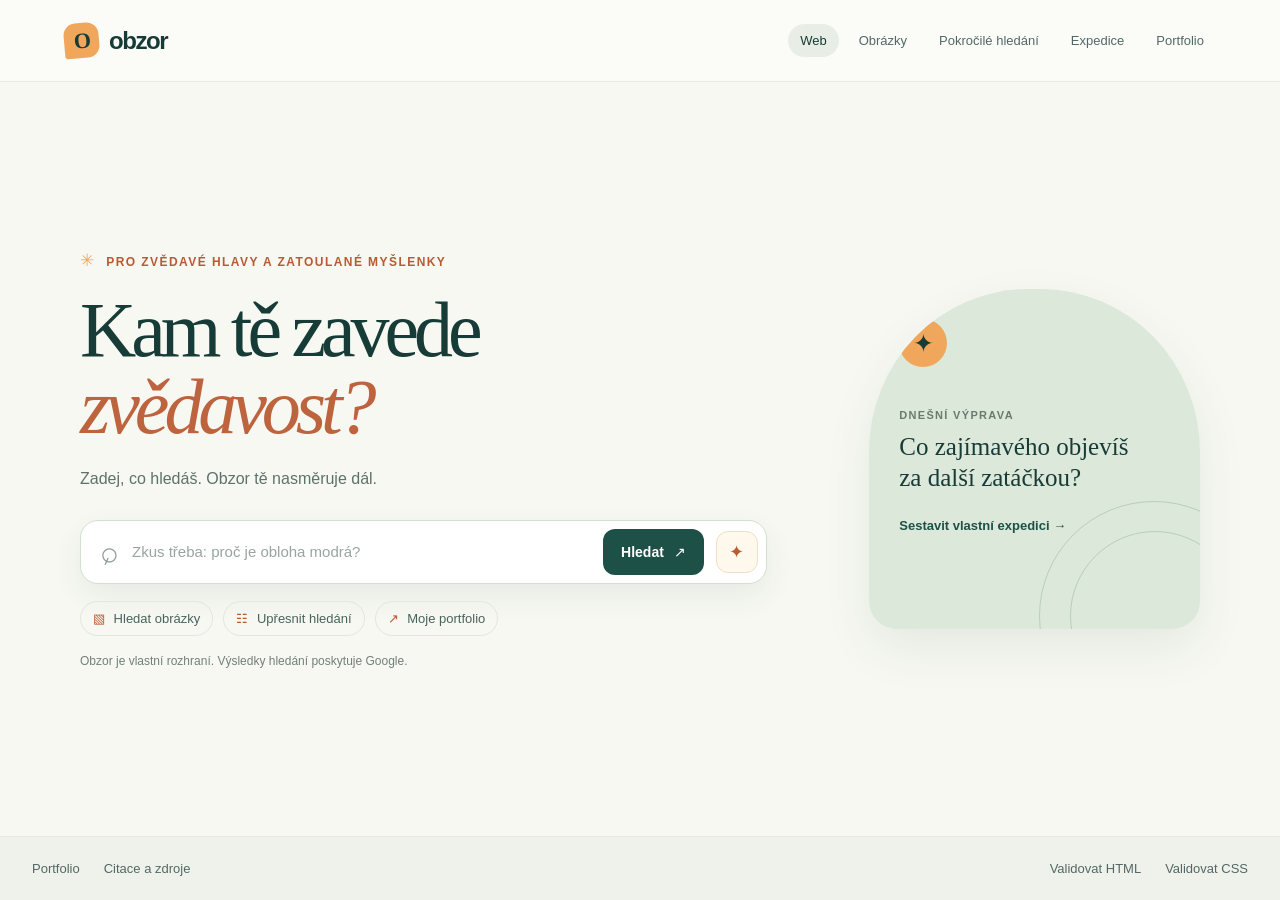
<file: index.html>
<!doctype html>
<html lang="cs">
<head>
  <meta charset="utf-8">
  <meta name="viewport" content="width=device-width, initial-scale=1">
  <meta name="description" content="Obzor je originální rozhraní pro objevování webu.">
  <title>Obzor – hledej svůj směr</title>
  <link rel="stylesheet" href="style.css">
</head>
<body class="search-site">
  <header class="site-header">
    <a class="brand" href="index.html" aria-label="Obzor – hlavní stránka">
      <span class="brand-mark" aria-hidden="true">O</span>
      <span>obzor</span>
    </a>
    <nav class="main-nav" aria-label="Hlavní navigace">
      <a href="index.html" aria-current="page">Web</a>
      <a href="images.html">Obrázky</a>
      <a href="advanced.html">Pokročilé hledání</a>
      <a href="formular.html">Expedice</a>
      <a href="https://petrkostka-idontknow.github.io/portfolio/" target="_blank" rel="noopener noreferrer">Portfolio</a>
    </nav>
  </header>

  <main class="obzor-home">
    <section class="obzor-hero" aria-labelledby="page-title">
      <p class="hero-kicker"><span aria-hidden="true">✳</span> Pro zvědavé hlavy a zatoulané myšlenky</p>
      <h1 id="page-title">Kam tě zavede<br><span>zvědavost?</span></h1>
      <p class="hero-copy">Zadej, co hledáš. Obzor tě nasměruje dál.</p>
      <form class="obzor-search" id="web-search" action="https://www.google.com/search" method="get" role="search">
        <label class="visually-hidden" for="search-query">Co chceš najít?</label>
        <span class="obzor-search-icon" aria-hidden="true">⌕</span>
        <input id="search-query" type="search" name="q" placeholder="Zkus třeba: proč je obloha modrá?" autocomplete="off" required>
        <button type="submit" class="search-submit">Hledat <span aria-hidden="true">↗</span></button>
        <button type="submit" class="lucky-submit" name="btnI" value="I'm Feeling Lucky" aria-label="Překvapit mě prvním výsledkem">✦</button>
      </form>
      <div class="quick-links">
        <a href="images.html"><span aria-hidden="true">▧</span> Hledat obrázky</a>
        <a href="advanced.html"><span aria-hidden="true">☷</span> Upřesnit hledání</a>
        <a href="https://petrkostka-idontknow.github.io/portfolio/" target="_blank" rel="noopener noreferrer"><span aria-hidden="true">↗</span> Moje portfolio</a>
      </div>
      <p class="search-note">Obzor je vlastní rozhraní. Výsledky hledání poskytuje Google.</p>
    </section>

    <aside class="curiosity-card" aria-label="Malá inspirace">
      <span class="card-spark" aria-hidden="true">✦</span>
      <p class="card-label">Dnešní výprava</p>
      <p class="card-question">Co zajímavého objevíš za další zatáčkou?</p>
      <a href="formular.html">Sestavit vlastní expedici <span aria-hidden="true">→</span></a>
      <span class="card-orbit orbit-one" aria-hidden="true"></span>
      <span class="card-orbit orbit-two" aria-hidden="true"></span>
    </aside>
  </main>

  <footer class="site-footer">
    <div class="footer-links">
      <a href="https://petrkostka-idontknow.github.io/portfolio/" target="_blank" rel="noopener noreferrer">Portfolio</a>
      <a href="https://github.com/PetrKostka-Idontknow/googlesearch/blob/main/citace.md">Citace a zdroje</a>
    </div>
    <nav class="validator-links" aria-label="Validace stránky">
      <a href="https://validator.w3.org/nu/?doc=https%3A%2F%2Fraw.githubusercontent.com%2FPetrKostka-Idontknow%2Fgooglesearch%2Fmain%2Findex.html">Validovat HTML</a>
      <a href="https://jigsaw.w3.org/css-validator/validator?uri=https%3A%2F%2Fraw.githubusercontent.com%2FPetrKostka-Idontknow%2Fgooglesearch%2Fmain%2Fstyle.css">Validovat CSS</a>
    </nav>
  </footer>
</body>
</html>
</file>
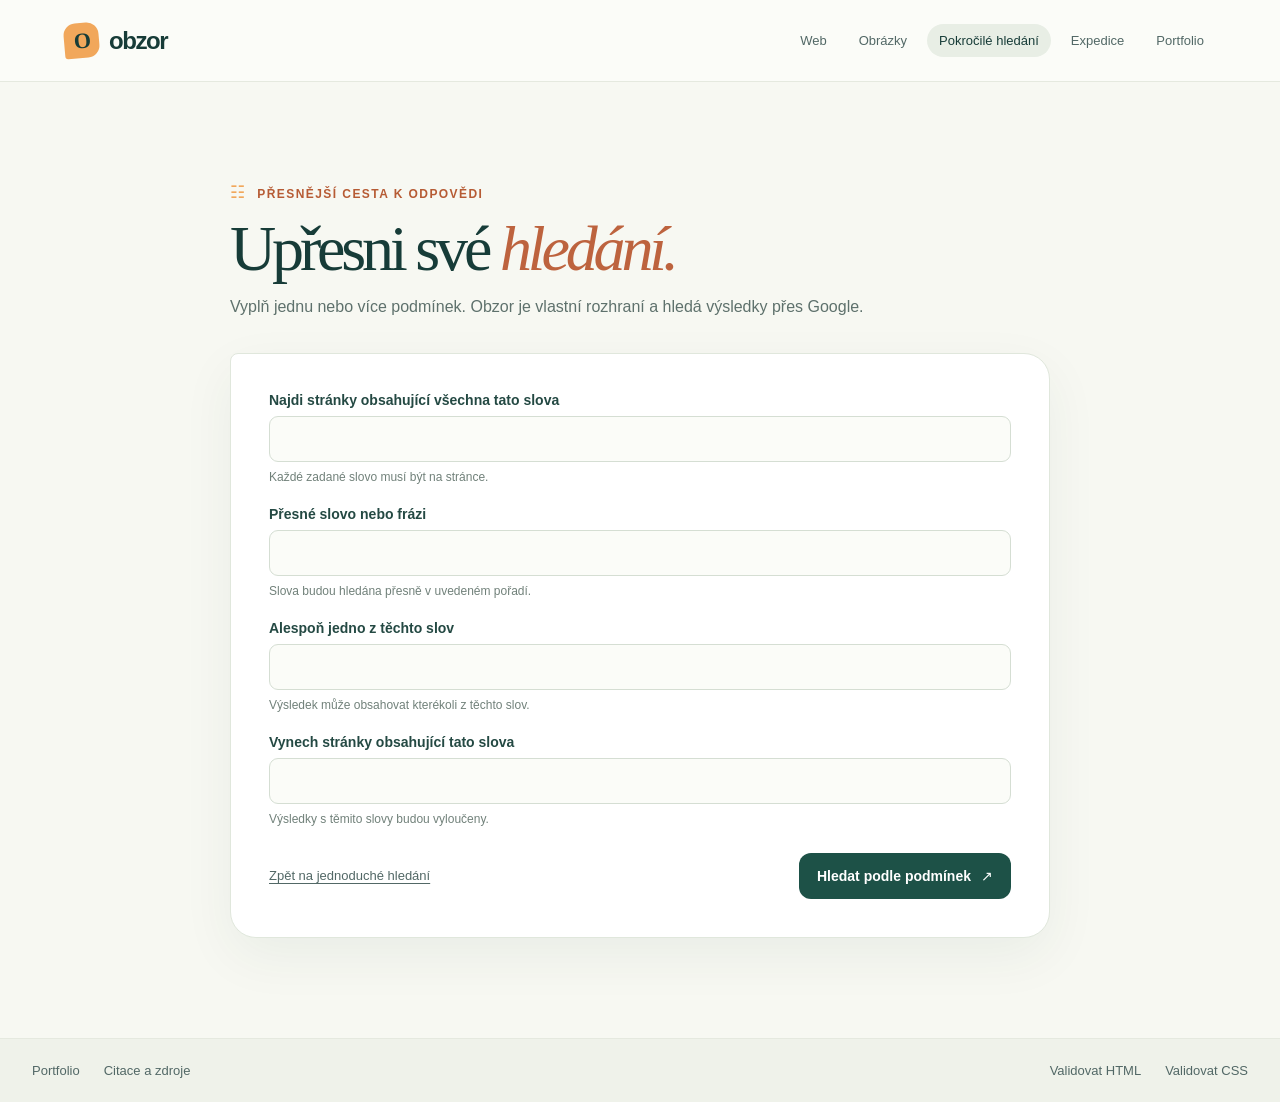
<file: advanced.html>
<!doctype html>
<html lang="cs">
<head>
  <meta charset="utf-8">
  <meta name="viewport" content="width=device-width, initial-scale=1">
  <meta name="description" content="Upřesni dotaz ve vyhledávači Obzor pomocí pokročilého hledání.">
  <title>Pokročilé hledání – Obzor</title>
  <link rel="stylesheet" href="style.css">
</head>
<body class="search-site">
  <header class="site-header">
    <a class="brand" href="index.html" aria-label="Obzor – hlavní stránka">
      <span class="brand-mark" aria-hidden="true">O</span><span>obzor</span>
    </a>
    <nav class="main-nav" aria-label="Hlavní navigace">
      <a href="index.html">Web</a>
      <a href="images.html">Obrázky</a>
      <a href="advanced.html" aria-current="page">Pokročilé hledání</a>
      <a href="formular.html">Expedice</a>
      <a href="https://petrkostka-idontknow.github.io/portfolio/" target="_blank" rel="noopener noreferrer">Portfolio</a>
    </nav>
  </header>

  <main class="search-subpage advanced-page">
    <section class="advanced-intro">
      <p class="hero-kicker"><span aria-hidden="true">☷</span> Přesnější cesta k odpovědi</p>
      <h1>Upřesni své <span>hledání.</span></h1>
      <p class="subpage-copy">Vyplň jednu nebo více podmínek. Obzor je vlastní rozhraní a hledá výsledky přes Google.</p>
    </section>

    <form class="advanced-form" action="https://www.google.com/search" method="get">
      <div class="advanced-field">
        <label for="all-words">Najdi stránky obsahující všechna tato slova</label>
        <input id="all-words" type="text" name="as_q" autocomplete="off">
        <small>Každé zadané slovo musí být na stránce.</small>
      </div>
      <div class="advanced-field">
        <label for="exact-phrase">Přesné slovo nebo frázi</label>
        <input id="exact-phrase" type="text" name="as_epq" autocomplete="off">
        <small>Slova budou hledána přesně v uvedeném pořadí.</small>
      </div>
      <div class="advanced-field">
        <label for="any-words">Alespoň jedno z těchto slov</label>
        <input id="any-words" type="text" name="as_oq" autocomplete="off">
        <small>Výsledek může obsahovat kterékoli z těchto slov.</small>
      </div>
      <div class="advanced-field">
        <label for="exclude-words">Vynech stránky obsahující tato slova</label>
        <input id="exclude-words" type="text" name="as_eq" autocomplete="off">
        <small>Výsledky s těmito slovy budou vyloučeny.</small>
      </div>
      <div class="advanced-actions">
        <a href="index.html">Zpět na jednoduché hledání</a>
        <button type="submit">Hledat podle podmínek <span aria-hidden="true">↗</span></button>
      </div>
    </form>
  </main>

  <footer class="site-footer">
    <div class="footer-links">
      <a href="https://petrkostka-idontknow.github.io/portfolio/" target="_blank" rel="noopener noreferrer">Portfolio</a>
      <a href="https://github.com/PetrKostka-Idontknow/googlesearch/blob/main/citace.md">Citace a zdroje</a>
    </div>
    <nav class="validator-links" aria-label="Validace stránky">
      <a href="https://validator.w3.org/nu/?doc=https%3A%2F%2Fraw.githubusercontent.com%2FPetrKostka-Idontknow%2Fgooglesearch%2Fmain%2Fadvanced.html">Validovat HTML</a>
      <a href="https://jigsaw.w3.org/css-validator/validator?uri=https%3A%2F%2Fraw.githubusercontent.com%2FPetrKostka-Idontknow%2Fgooglesearch%2Fmain%2Fstyle.css">Validovat CSS</a>
    </nav>
  </footer>
</body>
</html>
</file>
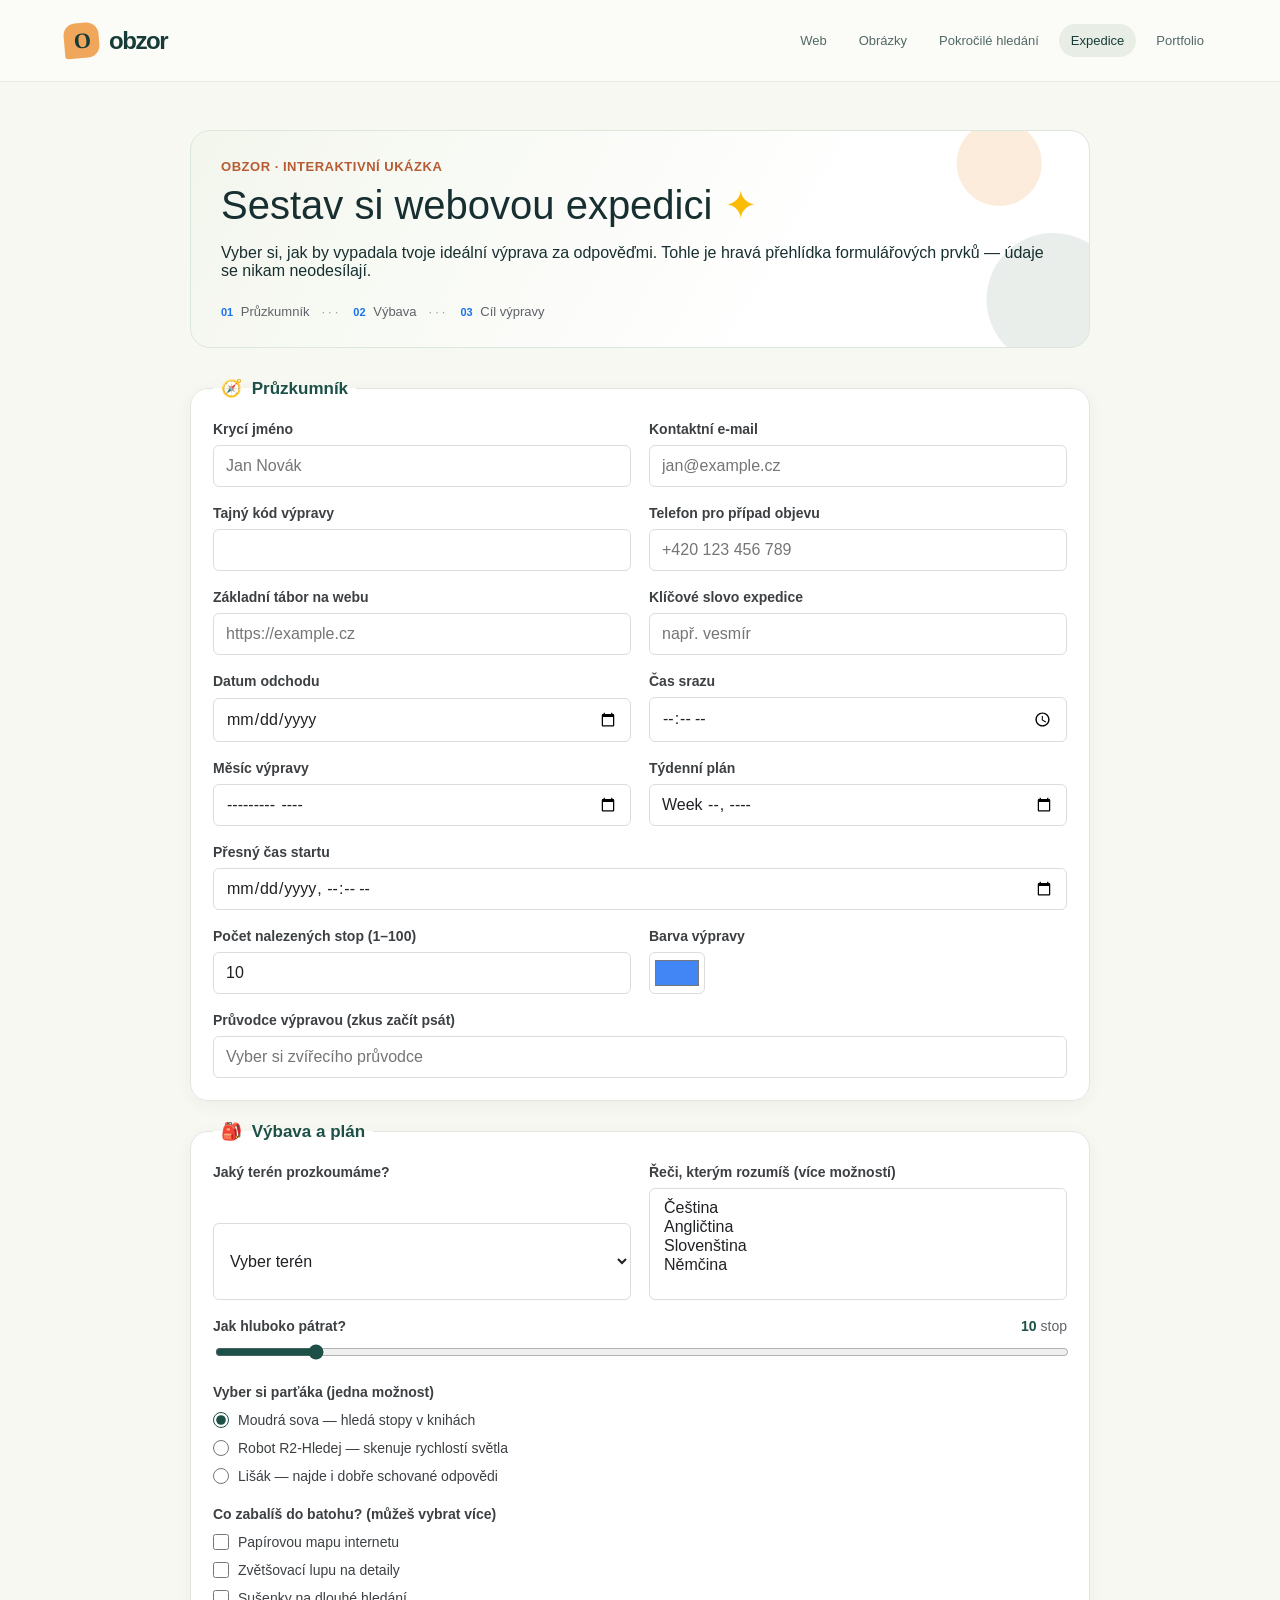
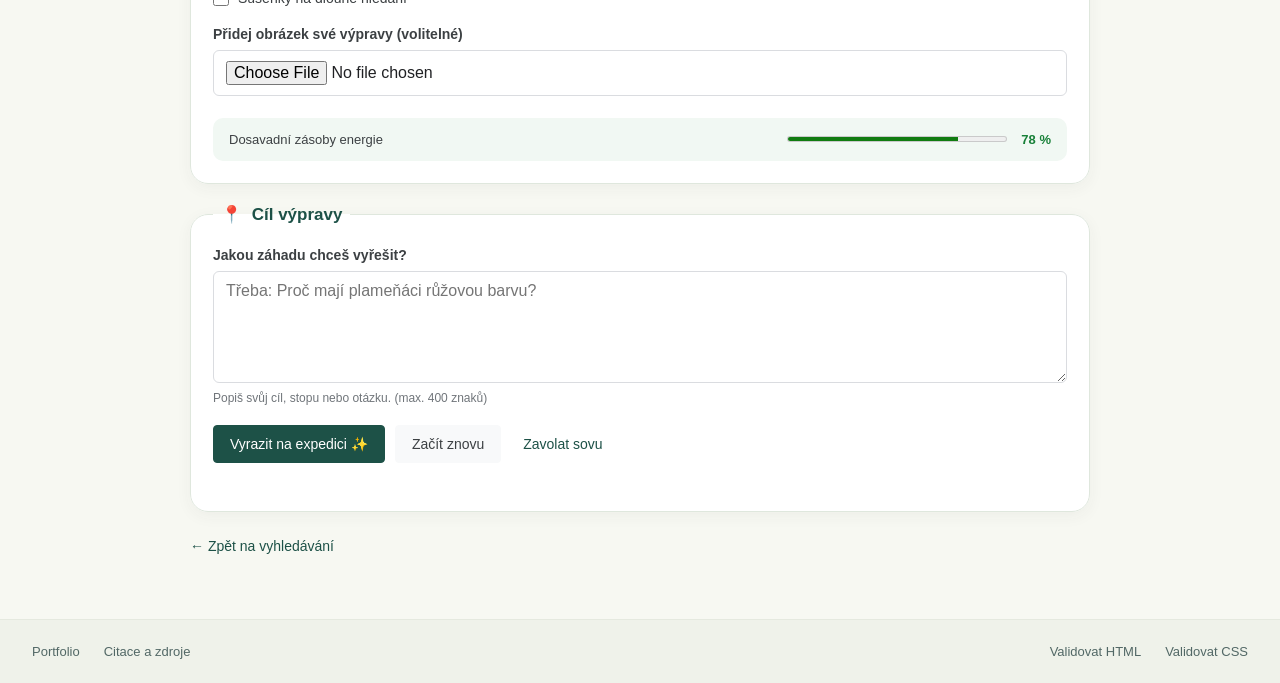
<file: formular.html>
<!doctype html>
<html lang="cs">
<head>
  <meta charset="utf-8">
  <meta name="viewport" content="width=device-width, initial-scale=1">
  <meta name="description" content="Ukázka různých HTML formulářových prvků v projektu Obzor.">
  <title>Webová expedice – Obzor</title>
  <link rel="stylesheet" href="style.css">
</head>
<body class="search-site">
  <header class="site-header">
    <a class="brand" href="index.html" aria-label="Obzor – hlavní stránka">
      <span class="brand-mark" aria-hidden="true">O</span><span>obzor</span>
    </a>
    <nav class="main-nav" aria-label="Hlavní navigace">
      <a href="index.html">Web</a>
      <a href="images.html">Obrázky</a>
      <a href="advanced.html">Pokročilé hledání</a>
      <a href="formular.html" aria-current="page">Expedice</a>
      <a href="https://petrkostka-idontknow.github.io/portfolio/" target="_blank" rel="noopener noreferrer">Portfolio</a>
    </nav>
  </header>

  <main class="form-page">
    <div class="page-heading">
      <p class="eyebrow">Obzor · interaktivní ukázka</p>
      <h1>Sestav si webovou expedici <span aria-hidden="true">✦</span></h1>
      <p>Vyber si, jak by vypadala tvoje ideální výprava za odpověďmi. Tohle je hravá přehlídka formulářových prvků — údaje se nikam neodesílají.</p>
      <div class="expedition-route" role="group" aria-label="Tři kroky expedice">
        <span><b>01</b> Průzkumník</span>
        <span aria-hidden="true">···</span>
        <span><b>02</b> Výbava</span>
        <span aria-hidden="true">···</span>
        <span><b>03</b> Cíl výpravy</span>
      </div>
    </div>

    <form class="demo-form" action="#" method="get" enctype="multipart/form-data">
      <fieldset>
        <legend><span class="legend-icon" aria-hidden="true">🧭</span> Průzkumník</legend>
        <div class="form-grid">
          <div class="field">
            <label for="full-name">Krycí jméno</label>
            <input id="full-name" name="jmeno" type="text" placeholder="Jan Novák" autocomplete="name">
          </div>
          <div class="field">
            <label for="email">Kontaktní e-mail</label>
            <input id="email" name="email" type="email" placeholder="jan@example.cz" autocomplete="email">
          </div>
          <div class="field">
            <label for="password">Tajný kód výpravy</label>
            <input id="password" name="heslo" type="password" autocomplete="new-password">
          </div>
          <div class="field">
            <label for="phone">Telefon pro případ objevu</label>
            <input id="phone" name="telefon" type="tel" placeholder="+420 123 456 789" autocomplete="tel">
          </div>
          <div class="field">
            <label for="website">Základní tábor na webu</label>
            <input id="website" name="web" type="url" placeholder="https://example.cz">
          </div>
          <div class="field">
            <label for="search-keyword">Klíčové slovo expedice</label>
            <input id="search-keyword" name="klicove-slovo" type="search" placeholder="např. vesmír">
          </div>
          <div class="field">
            <label for="departure-date">Datum odchodu</label>
            <input id="departure-date" name="datum" type="date">
          </div>
          <div class="field">
            <label for="departure-time">Čas srazu</label>
            <input id="departure-time" name="cas" type="time">
          </div>
          <div class="field">
            <label for="departure-month">Měsíc výpravy</label>
            <input id="departure-month" name="mesic" type="month">
          </div>
          <div class="field">
            <label for="departure-week">Týdenní plán</label>
            <input id="departure-week" name="tyden" type="week">
          </div>
          <div class="field field-wide">
            <label for="meeting-time">Přesný čas startu</label>
            <input id="meeting-time" name="start" type="datetime-local">
          </div>
          <div class="field">
            <label for="quantity">Počet nalezených stop (1–100)</label>
            <input id="quantity" name="pocet" type="number" min="1" max="100" value="10">
          </div>
          <div class="field">
            <label for="favorite-color">Barva výpravy</label>
            <input id="favorite-color" name="barva" type="color" value="#4285f4">
          </div>
          <div class="field field-wide">
            <label for="animal">Průvodce výpravou (zkus začít psát)</label>
            <input id="animal" name="pruvodce" type="text" list="animal-list" placeholder="Vyber si zvířecího průvodce">
            <datalist id="animal-list">
              <option value="Sova"></option>
              <option value="Liška"></option>
              <option value="Robot"></option>
              <option value="Malý drak"></option>
            </datalist>
          </div>
        </div>
      </fieldset>

      <fieldset>
        <legend><span class="legend-icon" aria-hidden="true">🎒</span> Výbava a plán</legend>
        <div class="form-grid">
          <div class="field">
            <label for="category">Jaký terén prozkoumáme?</label>
            <select id="category" name="kategorie">
              <option value="">Vyber terén</option>
              <optgroup label="Známé oblasti">
                <option value="web">Webová džungle</option>
                <option value="images">Obrazová jeskyně</option>
              </optgroup>
              <optgroup label="Nové objevy">
                <option value="news">Zpravodajské hory</option>
                <option value="videos">Video oceán</option>
              </optgroup>
            </select>
          </div>
          <div class="field">
            <label for="languages">Řeči, kterým rozumíš (více možností)</label>
            <select id="languages" name="jazyky" multiple size="4">
              <option value="cs">Čeština</option>
              <option value="en">Angličtina</option>
              <option value="sk">Slovenština</option>
              <option value="de">Němčina</option>
            </select>
          </div>
          <div class="field field-wide">
            <div class="range-label">
              <label for="search-depth">Jak hluboko pátrat?</label>
              <span><output id="depth-value" for="search-depth">10</output> stop</span>
            </div>
            <input id="search-depth" name="hloubka" type="range" min="5" max="50" value="10">
          </div>
        </div>
        <div class="choice-group">
          <p class="group-label">Vyber si parťáka (jedna možnost)</p>
          <label class="choice"><input type="radio" name="typ" value="sova" checked> Moudrá sova — hledá stopy v knihách</label>
          <label class="choice"><input type="radio" name="typ" value="robot"> Robot R2-Hledej — skenuje rychlostí světla</label>
          <label class="choice"><input type="radio" name="typ" value="lisak"> Lišák — najde i dobře schované odpovědi</label>
        </div>
        <div class="choice-group">
          <p class="group-label">Co zabalíš do batohu? (můžeš vybrat více)</p>
          <label class="choice"><input type="checkbox" name="vybava" value="mapa"> Papírovou mapu internetu</label>
          <label class="choice"><input type="checkbox" name="vybava" value="lupa"> Zvětšovací lupu na detaily</label>
          <label class="choice"><input type="checkbox" name="vybava" value="snack"> Sušenky na dlouhé hledání</label>
        </div>
        <div class="field field-wide upload-field">
          <label for="avatar">Přidej obrázek své výpravy (volitelné)</label>
          <input id="avatar" name="soubor" type="file" accept="image/*">
        </div>
        <div class="meter-card">
          <span>Dosavadní zásoby energie</span>
          <meter min="0" max="100" low="25" high="75" optimum="90" value="78">78 %</meter>
          <strong>78 %</strong>
        </div>
      </fieldset>

      <fieldset>
        <legend><span class="legend-icon" aria-hidden="true">📍</span> Cíl výpravy</legend>
        <div class="field">
          <label for="message">Jakou záhadu chceš vyřešit?</label>
          <textarea id="message" name="poznamka" rows="5" maxlength="400" placeholder="Třeba: Proč mají plameňáci růžovou barvu?"></textarea>
          <span class="field-hint">Popiš svůj cíl, stopu nebo otázku. (max. 400 znaků)</span>
        </div>
        <div class="button-row">
          <button class="search-button primary-button" type="submit">Vyrazit na expedici ✨</button>
          <button class="search-button" type="reset">Začít znovu</button>
          <button class="text-button" type="button">Zavolat sovu</button>
        </div>
        <p class="form-feedback" id="form-feedback" aria-live="polite"></p>
      </fieldset>
    </form>
    <a class="secondary-link back-link" href="index.html">← Zpět na vyhledávání</a>
  </main>

  <footer class="site-footer">
    <div class="footer-links">
      <a href="https://petrkostka-idontknow.github.io/portfolio/" target="_blank" rel="noopener noreferrer">Portfolio</a>
      <a href="https://github.com/PetrKostka-Idontknow/googlesearch/blob/main/citace.md">Citace a zdroje</a>
    </div>
    <nav class="validator-links" aria-label="Validace stránky">
      <a href="https://validator.w3.org/nu/?doc=https%3A%2F%2Fraw.githubusercontent.com%2FPetrKostka-Idontknow%2Fgooglesearch%2Fmain%2Fformular.html">Validovat HTML</a>
      <a href="https://jigsaw.w3.org/css-validator/validator?uri=https%3A%2F%2Fraw.githubusercontent.com%2FPetrKostka-Idontknow%2Fgooglesearch%2Fmain%2Fstyle.css">Validovat CSS</a>
    </nav>
  </footer>
  <script src="form-demo.js"></script>
</body>
</html>
</file>
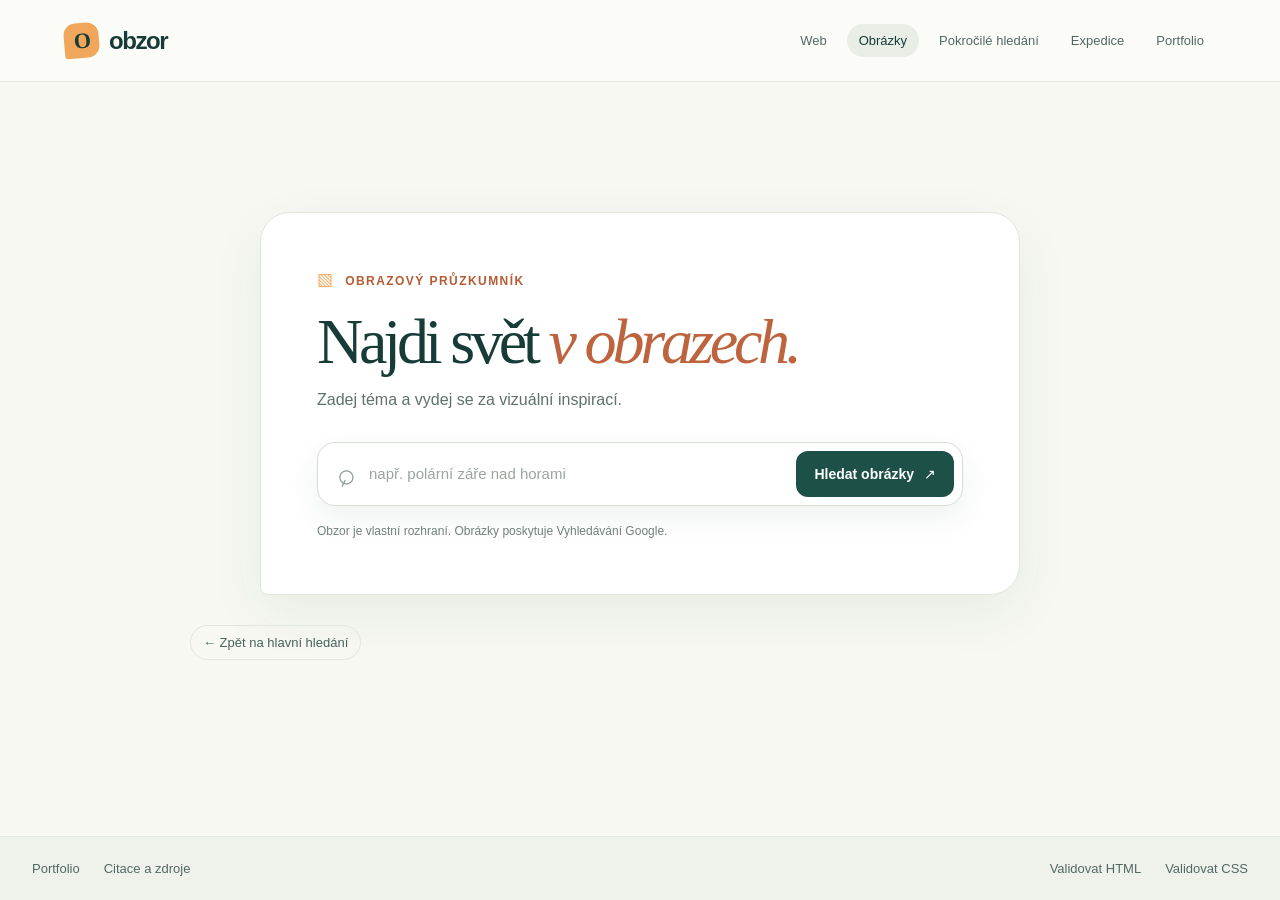
<file: images.html>
<!doctype html>
<html lang="cs">
<head>
  <meta charset="utf-8">
  <meta name="viewport" content="width=device-width, initial-scale=1">
  <meta name="description" content="Obrazový průzkumník Obzor – hledej obrázky na webu.">
  <title>Obrázky – Obzor</title>
  <link rel="stylesheet" href="style.css">
</head>
<body class="search-site">
  <header class="site-header">
    <a class="brand" href="index.html" aria-label="Obzor – hlavní stránka">
      <span class="brand-mark" aria-hidden="true">O</span><span>obzor</span>
    </a>
    <nav class="main-nav" aria-label="Hlavní navigace">
      <a href="index.html">Web</a>
      <a href="images.html" aria-current="page">Obrázky</a>
      <a href="advanced.html">Pokročilé hledání</a>
      <a href="formular.html">Expedice</a>
      <a href="https://petrkostka-idontknow.github.io/portfolio/" target="_blank" rel="noopener noreferrer">Portfolio</a>
    </nav>
  </header>

  <main class="search-subpage image-page">
    <section class="search-panel" aria-labelledby="page-title">
      <p class="hero-kicker"><span aria-hidden="true">▧</span> Obrazový průzkumník</p>
      <h1 id="page-title">Najdi svět <span>v obrazech.</span></h1>
      <p class="subpage-copy">Zadej téma a vydej se za vizuální inspirací.</p>
      <form class="obzor-search" action="https://www.google.com/search" method="get" role="search">
        <input type="hidden" name="tbm" value="isch">
        <label class="visually-hidden" for="image-query">Jaký obrázek hledáš?</label>
        <span class="obzor-search-icon" aria-hidden="true">⌕</span>
        <input id="image-query" type="search" name="q" placeholder="např. polární záře nad horami" required>
        <button type="submit" class="search-submit">Hledat obrázky <span aria-hidden="true">↗</span></button>
      </form>
      <p class="search-note">Obzor je vlastní rozhraní. Obrázky poskytuje Vyhledávání Google.</p>
    </section>
    <a class="back-home" href="index.html">← Zpět na hlavní hledání</a>
  </main>

  <footer class="site-footer">
    <div class="footer-links">
      <a href="https://petrkostka-idontknow.github.io/portfolio/" target="_blank" rel="noopener noreferrer">Portfolio</a>
      <a href="https://github.com/PetrKostka-Idontknow/googlesearch/blob/main/citace.md">Citace a zdroje</a>
    </div>
    <nav class="validator-links" aria-label="Validace stránky">
      <a href="https://validator.w3.org/nu/?doc=https%3A%2F%2Fraw.githubusercontent.com%2FPetrKostka-Idontknow%2Fgooglesearch%2Fmain%2Fimages.html">Validovat HTML</a>
      <a href="https://jigsaw.w3.org/css-validator/validator?uri=https%3A%2F%2Fraw.githubusercontent.com%2FPetrKostka-Idontknow%2Fgooglesearch%2Fmain%2Fstyle.css">Validovat CSS</a>
    </nav>
  </footer>
</body>
</html>
</file>
<file: style.css>
:root {
  color-scheme: light;
  font-family: Arial, Helvetica, sans-serif;
  color: #202124;
  background: #fff;
  font-synthesis: none;
  text-rendering: optimizeLegibility;
  -webkit-font-smoothing: antialiased;
  -moz-osx-font-smoothing: grayscale;
}

* {
  box-sizing: border-box;
}

body {
  min-width: 320px;
  min-height: 100vh;
  margin: 0;
  display: flex;
  flex-direction: column;
}

a {
  color: inherit;
}

a:hover {
  text-decoration: underline;
}

.site-header {
  min-height: 68px;
  padding: 0 32px;
  display: flex;
  align-items: center;
  justify-content: space-between;
  gap: 24px;
}

.main-nav,
.footer-links,
.validator-links {
  display: flex;
  align-items: center;
  gap: 24px;
}

.main-nav a,
.footer-links a,
.validator-links a {
  color: #5f6368;
  font-size: 13px;
  text-decoration: none;
}

.main-nav a:hover,
.footer-links a:hover,
.validator-links a:hover {
  color: #202124;
  text-decoration: underline;
}

.main-nav a[aria-current="page"] {
  color: #202124;
}

.wordmark {
  margin: 0;
  font-family: Arial, Helvetica, sans-serif;
  font-size: clamp(72px, 12vw, 96px);
  font-weight: 600;
  letter-spacing: -7px;
  line-height: 1;
}

.wordmark-small {
  font-size: 24px;
  letter-spacing: -1.7px;
  text-decoration: none;
}

.wordmark-caption {
  margin-left: 7px;
  color: #5f6368;
  font-size: 13px;
  font-weight: 400;
  letter-spacing: 0;
}

.google-blue {
  color: #4285f4;
}

.google-red {
  color: #ea4335;
}

.google-yellow {
  color: #fbbc05;
}

.google-green {
  color: #34a853;
}

.search-home {
  flex: 1;
  display: grid;
  place-items: center;
  padding: 48px 24px 80px;
}

.search-content {
  width: min(100%, 620px);
  margin-top: -80px;
  text-align: center;
}

.intro {
  margin: 18px 0 28px;
  color: #5f6368;
  font-size: 15px;
}

.search-form {
  min-height: 52px;
  padding: 5px 8px 5px 17px;
  display: flex;
  align-items: center;
  gap: 10px;
  border: 1px solid #dfe1e5;
  border-radius: 28px;
  transition: box-shadow 150ms ease, border-color 150ms ease;
}

.search-form:hover,
.search-form:focus-within {
  border-color: transparent;
  box-shadow: 0 1px 6px rgb(32 33 36 / 28%);
}

.search-icon {
  width: 16px;
  height: 16px;
  flex: 0 0 auto;
  border: 2px solid #9aa0a6;
  border-radius: 50%;
  position: relative;
}

.search-icon::after {
  width: 7px;
  height: 2px;
  position: absolute;
  right: -5px;
  bottom: -3px;
  background: #9aa0a6;
  content: "";
  transform: rotate(45deg);
}

.search-form input[type="search"] {
  min-width: 0;
  flex: 1;
  border: 0;
  outline: 0;
  color: #202124;
  font: inherit;
  font-size: 16px;
}

.search-form input[type="search"]::-webkit-search-cancel-button {
  cursor: pointer;
}

.icon-button {
  width: 34px;
  height: 34px;
  padding: 6px;
  border: 0;
  border-radius: 50%;
  background: transparent;
  cursor: pointer;
}

.icon-button:hover {
  background: #f1f3f4;
}

.icon-button svg {
  width: 100%;
  height: 100%;
  fill: #4285f4;
}

.search-button {
  min-height: 38px;
  padding: 0 16px;
  border: 1px solid #f8f9fa;
  border-radius: 4px;
  background: #f8f9fa;
  color: #3c4043;
  font: inherit;
  font-size: 14px;
  cursor: pointer;
}

.search-button:hover {
  border-color: #dadce0;
  box-shadow: 0 1px 1px rgb(0 0 0 / 10%);
}

.search-form .search-button {
  display: none;
}

.search-note {
  margin: 20px 0 0;
  color: #70757a;
  font-size: 13px;
}

.secondary-link {
  display: inline-block;
  margin-top: 18px;
  color: #1a73e8;
  font-size: 14px;
  text-decoration: none;
}

.secondary-link + .secondary-link {
  margin-left: 16px;
}

.site-footer {
  min-height: 64px;
  padding: 16px 32px;
  display: flex;
  align-items: center;
  justify-content: space-between;
  gap: 16px;
  border-top: 1px solid #dadce0;
  background: #f8f9fa;
}

.form-page {
  width: min(100% - 40px, 900px);
  margin: 48px auto 64px;
  flex: 1;
}

.page-heading {
  padding: 28px 30px;
  margin-bottom: 30px;
  border: 1px solid #dce7ff;
  border-radius: 20px;
  background:
    radial-gradient(circle at 90% 15%, rgb(251 188 5 / 18%) 0 42px, transparent 43px),
    radial-gradient(circle at 96% 78%, rgb(52 168 83 / 13%) 0 66px, transparent 67px),
    linear-gradient(120deg, #f5f8ff, #fff 68%);
}

.eyebrow {
  margin: 0 0 8px;
  color: #1a73e8;
  font-size: 13px;
  font-weight: 700;
  letter-spacing: .04em;
  text-transform: uppercase;
}

.page-heading h1 {
  margin: 0 0 10px;
  font-size: clamp(30px, 5vw, 40px);
  font-weight: 500;
}

.page-heading h1 span {
  color: #fbbc05;
}

.page-heading > p:last-child {
  max-width: 660px;
  margin: 0;
  color: #5f6368;
  line-height: 1.6;
}

.expedition-route {
  margin-top: 24px;
  display: flex;
  align-items: center;
  gap: 12px;
  color: #5f6368;
  font-size: 13px;
}

.expedition-route span:nth-child(even) {
  color: #9aa0a6;
  letter-spacing: 3px;
}

.expedition-route b {
  margin-right: 4px;
  color: #1a73e8;
  font-size: 11px;
}

.demo-form {
  display: grid;
  gap: 20px;
}

.demo-form fieldset {
  min-width: 0;
  margin: 0;
  padding: 22px;
  border: 1px solid #dadce0;
  border-radius: 12px;
  background: #fff;
  box-shadow: 0 4px 16px rgb(60 64 67 / 5%);
}

.demo-form legend {
  padding: 0 8px;
  color: #202124;
  font-size: 17px;
  font-weight: 600;
}

.legend-icon {
  margin-right: 5px;
}

.demo-form fieldset:nth-of-type(1) legend {
  color: #1a73e8;
}

.demo-form fieldset:nth-of-type(2) legend {
  color: #188038;
}

.demo-form fieldset:nth-of-type(3) legend {
  color: #c5221f;
}

.form-grid {
  display: grid;
  grid-template-columns: repeat(2, minmax(0, 1fr));
  gap: 18px;
}

.field {
  min-width: 0;
  display: grid;
  gap: 8px;
}

.field-wide {
  grid-column: 1 / -1;
}

.field > label,
.group-label {
  color: #3c4043;
  font-size: 14px;
  font-weight: 600;
}

.range-label {
  display: flex;
  justify-content: space-between;
  color: #5f6368;
  font-size: 14px;
}

.range-label label {
  color: #3c4043;
  font-weight: 600;
}

.range-label output {
  color: #1a73e8;
  font-weight: 700;
}

.field input:not([type="checkbox"]):not([type="radio"]):not([type="range"]):not([type="color"]),
.field select,
.field textarea {
  width: 100%;
  min-height: 42px;
  padding: 10px 12px;
  border: 1px solid #dadce0;
  border-radius: 6px;
  background: #fff;
  color: #202124;
  font: inherit;
}

.field input[type="color"] {
  width: 56px;
  height: 42px;
  padding: 3px;
  border: 1px solid #dadce0;
  border-radius: 6px;
  background: #fff;
}

.field input[type="range"] {
  width: 100%;
  accent-color: #1a73e8;
}

.field input:focus,
.field select:focus,
.field textarea:focus {
  border-color: #1a73e8;
  outline: 2px solid rgb(26 115 232 / 18%);
}

.field textarea {
  resize: vertical;
}

.field-hint {
  color: #70757a;
  font-size: 12px;
}

.field select[multiple] {
  min-height: 112px;
}

.choice-group {
  margin-top: 22px;
  display: grid;
  gap: 12px;
}

.group-label {
  margin: 0;
}

.choice {
  width: fit-content;
  display: flex;
  align-items: center;
  gap: 9px;
  color: #3c4043;
  font-size: 14px;
}

.choice input {
  width: 16px;
  height: 16px;
  margin: 0;
  accent-color: #1a73e8;
}

.meter-card {
  margin-top: 22px;
  padding: 14px 16px;
  display: grid;
  grid-template-columns: 1fr minmax(100px, 220px) auto;
  align-items: center;
  gap: 14px;
  border-radius: 10px;
  background: #f1f8f3;
  color: #3c4043;
  font-size: 13px;
}

.meter-card meter {
  width: 100%;
  height: 12px;
  accent-color: #34a853;
}

.meter-card strong {
  color: #188038;
}

.upload-field {
  margin-top: 20px;
}

.button-row {
  margin-top: 20px;
  display: flex;
  flex-wrap: wrap;
  gap: 10px;
}

.primary-button {
  border-color: #1a73e8;
  background: #1a73e8;
  color: #fff;
}

.primary-button:hover {
  border-color: #1765cc;
  background: #1765cc;
}

.text-button {
  padding: 0 12px;
  border: 0;
  background: transparent;
  color: #1a73e8;
  font: inherit;
  font-size: 14px;
  cursor: pointer;
}

.form-feedback {
  min-height: 1em;
  margin: 12px 0 0;
  color: #188038;
  font-size: 14px;
  font-weight: 600;
}

.back-link {
  margin-top: 26px;
}

.visually-hidden {
  width: 1px;
  height: 1px;
  padding: 0;
  overflow: hidden;
  position: absolute;
  clip: rect(0, 0, 0, 0);
  white-space: nowrap;
  clip-path: inset(50%);
}

@media (max-width: 640px) {
  .site-header {
    min-height: 60px;
    padding: 0 18px;
    flex-wrap: wrap;
    gap: 10px;
  }

  .main-nav {
    gap: 14px;
  }

  .main-nav a {
    font-size: 12px;
  }

  .search-content {
    margin-top: -30px;
  }

  .search-home {
    padding: 48px 20px 64px;
  }

  .site-footer {
    padding: 16px 20px;
    align-items: flex-start;
    flex-direction: column;
  }

  .footer-links,
  .validator-links {
    flex-wrap: wrap;
    gap: 12px 20px;
  }

  .form-page {
    width: min(100% - 32px, 900px);
    margin-top: 32px;
  }

  .page-heading {
    padding: 22px 18px;
  }

  .expedition-route {
    flex-wrap: wrap;
    gap: 8px;
  }

  .demo-form fieldset {
    padding: 17px;
  }

  .form-grid {
    grid-template-columns: 1fr;
  }

  .field-wide {
    grid-column: auto;
  }

  .meter-card {
    grid-template-columns: 1fr auto;
  }

  .meter-card meter {
    grid-column: 1 / -1;
    grid-row: 2;
  }
}

body.search-site {
  color: #172f30;
  background: #f7f8f2;
  font-family: "Trebuchet MS", Arial, sans-serif;
}

.search-site a {
  text-underline-offset: 3px;
}

.search-site .site-header {
  min-height: 82px;
  padding: 14px clamp(20px, 5vw, 72px);
  border-bottom: 1px solid #e5e9df;
  background: #fbfcf8;
}

.brand {
  display: inline-flex;
  align-items: center;
  gap: 10px;
  color: #173c38;
  font-size: 24px;
  font-weight: 800;
  letter-spacing: -.06em;
  text-decoration: none;
}

.brand:hover {
  text-decoration: none;
}

.brand-mark {
  width: 35px;
  height: 35px;
  display: grid;
  place-items: center;
  border-radius: 12px 12px 12px 3px;
  background: #f1a75b;
  color: #173c38;
  font-family: Georgia, serif;
  font-size: 22px;
  font-weight: 700;
  letter-spacing: -.08em;
  transform: rotate(-5deg);
}

.search-site .main-nav {
  flex-wrap: wrap;
  gap: 8px;
}

.search-site .main-nav a {
  padding: 9px 12px;
  border-radius: 20px;
  color: #526866;
  font-size: 13px;
  text-decoration: none;
  transition: background-color 140ms ease, color 140ms ease;
}

.search-site .main-nav a:hover,
.search-site .main-nav a[aria-current="page"] {
  background: #e8eee5;
  color: #173c38;
  text-decoration: none;
}

.obzor-home {
  width: min(1120px, calc(100% - 48px));
  min-height: 660px;
  margin: 0 auto;
  padding: 70px 0;
  display: grid;
  grid-template-columns: minmax(0, 1.35fr) minmax(250px, .65fr);
  align-items: center;
  gap: clamp(44px, 8vw, 110px);
  flex: 1;
}

.obzor-hero {
  max-width: 710px;
}

.hero-kicker {
  margin: 0 0 20px;
  color: #b65b34;
  font-size: 12px;
  font-weight: 800;
  letter-spacing: .12em;
  text-transform: uppercase;
}

.hero-kicker span {
  margin-right: 6px;
  color: #f1a75b;
  font-size: 17px;
}

.obzor-hero h1,
.search-subpage h1 {
  margin: 0;
  color: #173c38;
  font-family: Georgia, "Times New Roman", serif;
  font-size: clamp(48px, 7vw, 78px);
  font-weight: 500;
  letter-spacing: -.065em;
  line-height: .99;
}

.obzor-hero h1 span,
.search-subpage h1 span {
  color: #bd633e;
  font-style: italic;
}

.hero-copy,
.subpage-copy {
  margin: 20px 0 28px;
  color: #5e716c;
  font-size: 16px;
  line-height: 1.65;
}

.obzor-search {
  min-height: 64px;
  padding: 7px 8px 7px 18px;
  display: flex;
  align-items: center;
  gap: 12px;
  border: 1px solid #d5ded3;
  border-radius: 18px;
  background: #fff;
  box-shadow: 0 12px 30px rgb(23 60 56 / 7%);
  transition: border-color 150ms ease, box-shadow 150ms ease;
}

.obzor-search:focus-within {
  border-color: #567d69;
  box-shadow: 0 12px 32px rgb(23 60 56 / 13%);
}

.obzor-search-icon {
  color: #8a9b91;
  font-family: Arial, sans-serif;
  font-size: 31px;
  line-height: 1;
  transform: rotate(-20deg);
}

.obzor-search input[type="search"] {
  min-width: 0;
  flex: 1;
  border: 0;
  outline: 0;
  background: transparent;
  color: #173c38;
  font: inherit;
  font-size: 15px;
}

.obzor-search input[type="search"]::placeholder {
  color: #99a59e;
}

.search-submit,
.advanced-actions button {
  min-height: 46px;
  padding: 0 18px;
  display: inline-flex;
  align-items: center;
  justify-content: center;
  gap: 10px;
  border: 0;
  border-radius: 12px;
  background: #1d5147;
  color: #fff;
  font: inherit;
  font-size: 14px;
  font-weight: 700;
  white-space: nowrap;
  cursor: pointer;
  transition: transform 140ms ease, background-color 140ms ease;
}

.search-submit:hover,
.advanced-actions button:hover {
  background: #143e37;
  transform: translateY(-1px);
}

.lucky-submit {
  width: 42px;
  height: 42px;
  flex: 0 0 auto;
  border: 1px solid #f0dfc9;
  border-radius: 12px;
  background: #fff8ec;
  color: #b65b34;
  font-size: 18px;
  cursor: pointer;
}

.lucky-submit:hover {
  background: #f9edd8;
}

.quick-links {
  margin-top: 17px;
  display: flex;
  flex-wrap: wrap;
  gap: 10px;
}

.quick-links a,
.back-home {
  padding: 9px 12px;
  border: 1px solid #e1e7de;
  border-radius: 999px;
  color: #48635e;
  font-size: 13px;
  text-decoration: none;
  transition: background-color 140ms ease, border-color 140ms ease;
}

.quick-links a:hover,
.back-home:hover {
  border-color: #c9d8c9;
  background: #edf2e9;
  text-decoration: none;
}

.quick-links a span {
  margin-right: 5px;
  color: #b65b34;
}

.search-site .search-note {
  margin: 18px 0 0;
  color: #71817a;
  font-size: 12px;
}

.secondary-link {
  color: #1d5147;
}

.curiosity-card {
  min-height: 340px;
  padding: 30px;
  overflow: hidden;
  position: relative;
  border-radius: 48% 48% 28px 28px;
  background: #dce8da;
  color: #173c38;
  box-shadow: 0 20px 50px rgb(23 60 56 / 8%);
}

.card-spark {
  width: 48px;
  height: 48px;
  display: grid;
  place-items: center;
  border-radius: 50%;
  position: relative;
  z-index: 1;
  background: #f1a75b;
  color: #173c38;
  font-size: 25px;
}

.card-label {
  margin: 42px 0 10px;
  position: relative;
  z-index: 1;
  color: #667d6e;
  font-size: 11px;
  font-weight: 800;
  letter-spacing: .12em;
  text-transform: uppercase;
}

.card-question {
  max-width: 250px;
  margin: 0;
  position: relative;
  z-index: 1;
  font-family: Georgia, "Times New Roman", serif;
  font-size: 25px;
  line-height: 1.25;
}

.curiosity-card > a {
  margin-top: 24px;
  display: inline-block;
  position: relative;
  z-index: 1;
  color: #1d5147;
  font-size: 13px;
  font-weight: 700;
  text-decoration: none;
}

.card-orbit {
  width: 170px;
  height: 170px;
  border: 1px solid rgb(29 81 71 / 18%);
  border-radius: 50%;
  position: absolute;
  right: -40px;
  bottom: -72px;
}

.orbit-two {
  width: 230px;
  height: 230px;
  right: -69px;
  bottom: -102px;
}

.search-subpage {
  width: min(900px, calc(100% - 40px));
  margin: 0 auto;
  padding: clamp(52px, 9vw, 100px) 0;
  flex: 1;
}

.search-panel {
  max-width: 760px;
  margin: 30px auto;
  padding: clamp(28px, 6vw, 56px);
  border: 1px solid #e0e7dc;
  border-radius: 30px 30px 30px 8px;
  background: #fff;
  box-shadow: 0 18px 54px rgb(23 60 56 / 7%);
}

.search-subpage h1 {
  font-size: clamp(42px, 7vw, 64px);
}

.search-subpage .subpage-copy {
  margin-top: 14px;
}

.image-page .obzor-search {
  margin-top: 28px;
}

.back-home {
  display: inline-block;
}

.advanced-page {
  max-width: 820px;
}

.advanced-intro {
  margin-bottom: 32px;
}

.advanced-intro .hero-kicker {
  margin-bottom: 14px;
}

.advanced-intro h1 {
  font-size: clamp(42px, 7vw, 64px);
}

.advanced-intro .subpage-copy {
  max-width: 650px;
}

.advanced-form {
  padding: clamp(22px, 5vw, 38px);
  display: grid;
  gap: 22px;
  border: 1px solid #e0e7dc;
  border-radius: 8px 26px 26px 26px;
  background: #fff;
  box-shadow: 0 18px 54px rgb(23 60 56 / 6%);
}

.advanced-field {
  display: grid;
  gap: 8px;
}

.advanced-field label {
  color: #244943;
  font-size: 14px;
  font-weight: 700;
}

.advanced-field input {
  width: 100%;
  min-height: 46px;
  padding: 10px 13px;
  border: 1px solid #d5ded3;
  border-radius: 9px;
  background: #fbfcf8;
  color: #173c38;
  font: inherit;
}

.advanced-field input:focus {
  border-color: #567d69;
  outline: 3px solid rgb(86 125 105 / 16%);
}

.advanced-field small {
  color: #71817a;
  font-size: 12px;
}

.advanced-actions {
  margin-top: 5px;
  display: flex;
  align-items: center;
  justify-content: space-between;
  gap: 16px;
}

.advanced-actions a {
  color: #526866;
  font-size: 13px;
}

.search-site .site-footer {
  border-color: #e5e9df;
  background: #eff2ea;
}

.search-site .footer-links a,
.search-site .validator-links a {
  color: #526866;
}

.search-site .footer-links a:hover,
.search-site .validator-links a:hover {
  color: #173c38;
}

.search-site .page-heading {
  border-color: #dce7dc;
  background:
    radial-gradient(circle at 90% 15%, rgb(241 167 91 / 22%) 0 42px, transparent 43px),
    radial-gradient(circle at 96% 78%, rgb(86 125 105 / 13%) 0 66px, transparent 67px),
    linear-gradient(120deg, #f3f6ed, #fff 68%);
}

.search-site .eyebrow {
  color: #b65b34;
}

.search-site .demo-form fieldset {
  border-color: #dfe7dd;
  border-radius: 18px;
}

.search-site .demo-form fieldset:nth-of-type(1) legend,
.search-site .demo-form fieldset:nth-of-type(2) legend,
.search-site .demo-form fieldset:nth-of-type(3) legend {
  color: #1d5147;
}

.search-site .field input:focus,
.search-site .field select:focus,
.search-site .field textarea:focus {
  border-color: #567d69;
  outline-color: rgb(86 125 105 / 18%);
}

.search-site .field input[type="range"],
.search-site .choice input {
  accent-color: #1d5147;
}

.search-site .primary-button,
.search-site .primary-button:hover {
  border-color: #1d5147;
  background: #1d5147;
}

.search-site .text-button,
.search-site .range-label output {
  color: #1d5147;
}

.search-site .form-feedback {
  color: #1d6b50;
}

@media (max-width: 760px) {
  .search-site .site-header {
    align-items: flex-start;
    flex-direction: column;
    gap: 10px;
  }

  .search-site .main-nav {
    margin-left: -9px;
  }

  .obzor-home {
    width: min(100% - 36px, 620px);
    min-height: auto;
    padding: 58px 0;
    grid-template-columns: 1fr;
    gap: 38px;
  }

  .curiosity-card {
    min-height: 300px;
    border-radius: 28px 28px 28px 8px;
  }
}

@media (max-width: 520px) {
  .obzor-home {
    width: calc(100% - 32px);
    padding-top: 42px;
  }

  .obzor-search {
    min-height: 58px;
    padding-left: 12px;
    gap: 8px;
  }

  .obzor-search-icon {
    font-size: 26px;
  }

  .obzor-search input[type="search"] {
    font-size: 13px;
  }

  .search-submit {
    min-height: 40px;
    padding: 0 11px;
    font-size: 12px;
  }

  .lucky-submit {
    width: 36px;
    height: 36px;
  }

  .search-subpage {
    width: calc(100% - 28px);
  }

  .search-panel {
    padding: 25px 18px;
    border-radius: 22px 22px 22px 6px;
  }

  .image-page .obzor-search {
    align-items: stretch;
    flex-wrap: wrap;
  }

  .image-page .obzor-search input[type="search"] {
    min-height: 42px;
  }

  .image-page .search-submit {
    width: 100%;
  }

  .advanced-actions {
    align-items: stretch;
    flex-direction: column-reverse;
  }

  .advanced-actions button {
    width: 100%;
  }
}
</file>
